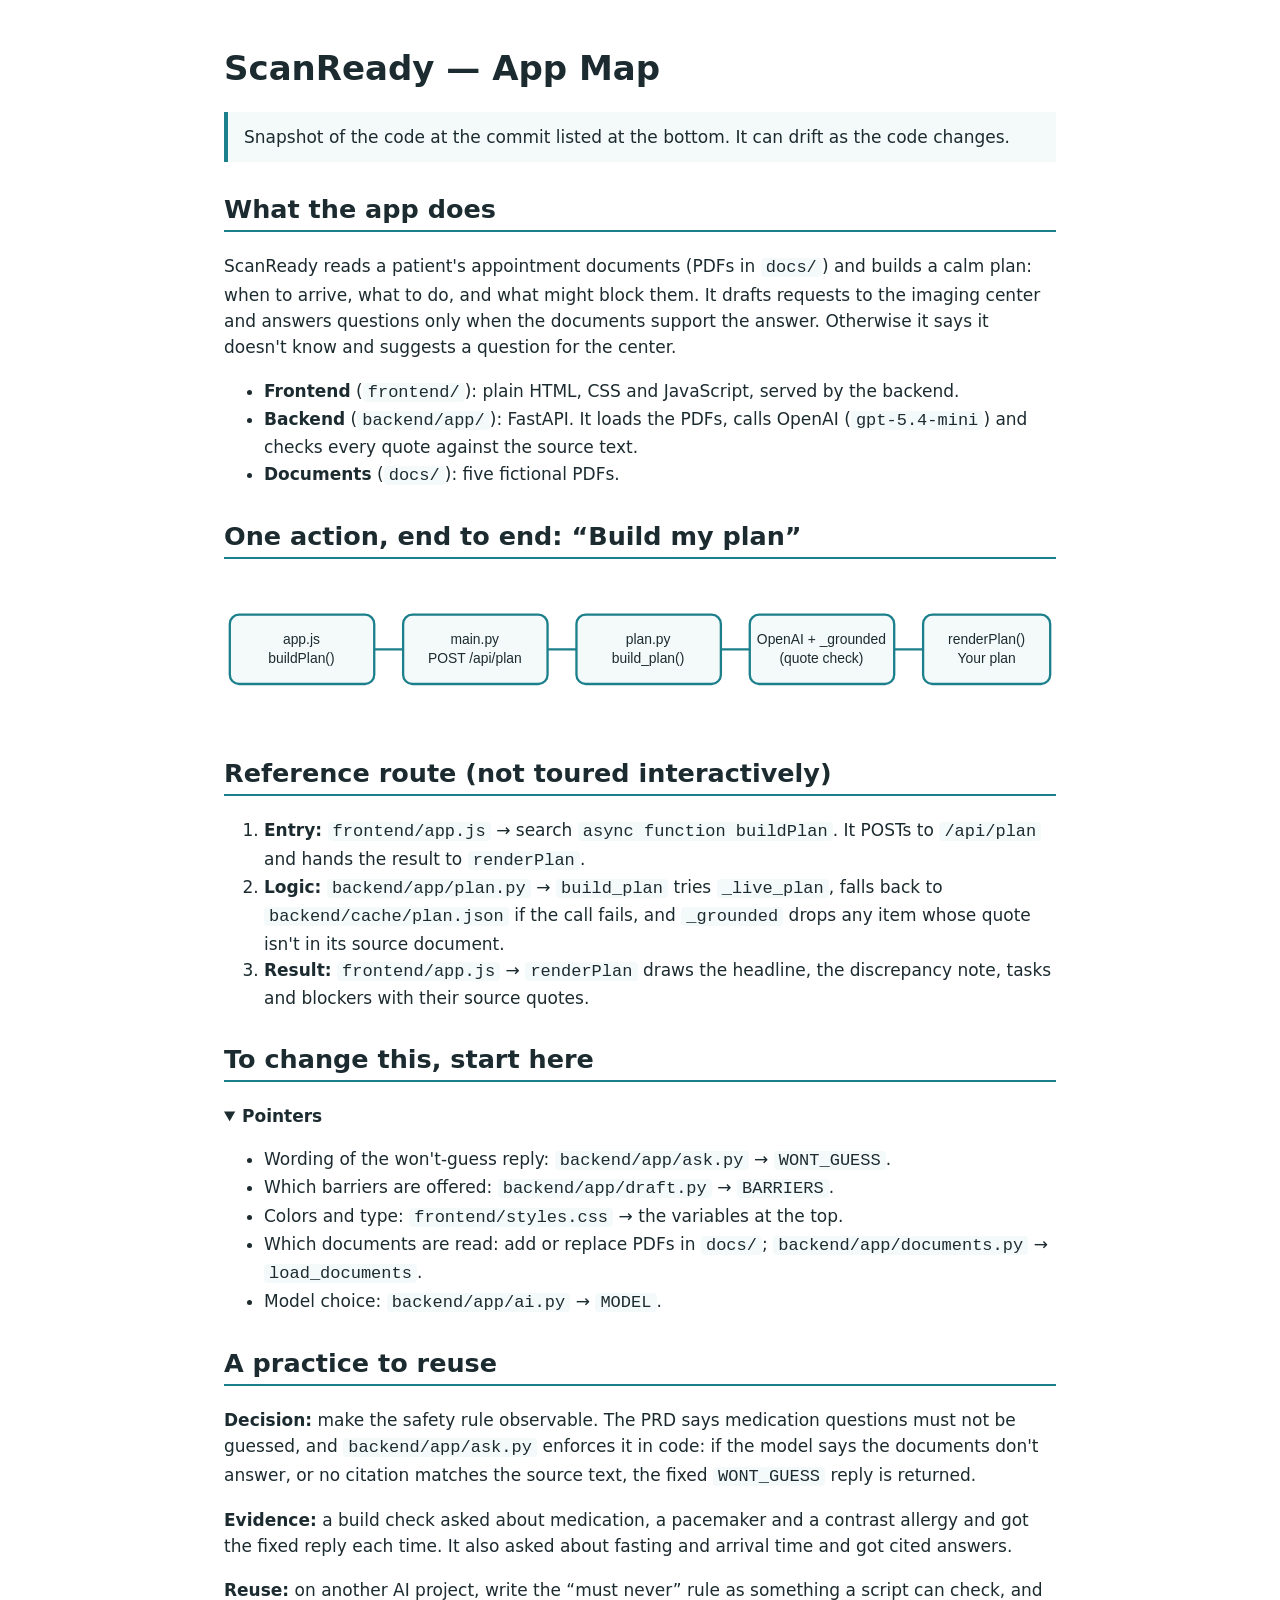
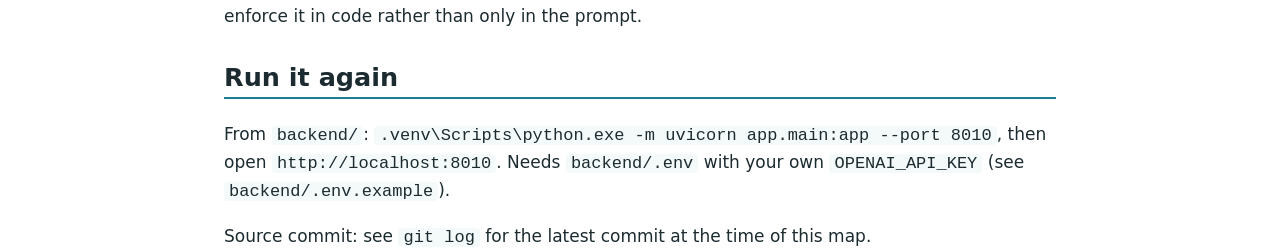
<file: devpost/app-map.html>
<!doctype html>
<html lang="en">
<head>
<meta charset="utf-8">
<meta name="viewport" content="width=device-width, initial-scale=1">
<title>ScanReady — App Map</title>
<style>
  body { font: 17px/1.55 "Segoe UI", system-ui, sans-serif; color: #1c2b30; max-width: 52rem; margin: 0 auto; padding: 1.5rem; background: #fff; }
  h1, h2 { line-height: 1.25; }
  h2 { margin-top: 2rem; border-bottom: 2px solid #1b7f8c; padding-bottom: .25rem; }
  code { background: #f4f9fa; padding: 0 .3em; border-radius: 4px; }
  summary { cursor: pointer; font-weight: 600; }
  summary:focus-visible { outline: 3px solid #1b7f8c; outline-offset: 2px; }
  .note { background: #f4f9fa; border-left: 4px solid #1b7f8c; padding: .75rem 1rem; }
  svg { max-width: 100%; height: auto; }
</style>
</head>
<body>
<h1>ScanReady — App Map</h1>
<p class="note">Snapshot of the code at the commit listed at the bottom. It can drift as the code changes.</p>

<h2>What the app does</h2>
<p>ScanReady reads a patient's appointment documents (PDFs in <code>docs/</code>) and builds a calm plan: when to arrive, what to do, and what might block them. It drafts requests to the imaging center and answers questions only when the documents support the answer. Otherwise it says it doesn't know and suggests a question for the center.</p>
<ul>
  <li><strong>Frontend</strong> (<code>frontend/</code>): plain HTML, CSS and JavaScript, served by the backend.</li>
  <li><strong>Backend</strong> (<code>backend/app/</code>): FastAPI. It loads the PDFs, calls OpenAI (<code>gpt-5.4-mini</code>) and checks every quote against the source text.</li>
  <li><strong>Documents</strong> (<code>docs/</code>): five fictional PDFs.</li>
</ul>

<h2>One action, end to end: “Build my plan”</h2>
<svg viewBox="0 0 720 120" role="img" aria-label="Build my plan flows from button to API route to plan builder to the AI model and grounding filter, then back to the Your plan screen">
  <g font-family="Segoe UI, sans-serif" font-size="13" fill="#1c2b30" stroke="#1b7f8c" stroke-width="2">
    <rect x="5" y="30" width="125" height="60" rx="8" fill="#f4f9fa"/>
    <rect x="155" y="30" width="125" height="60" rx="8" fill="#f4f9fa"/>
    <rect x="305" y="30" width="125" height="60" rx="8" fill="#f4f9fa"/>
    <rect x="455" y="30" width="125" height="60" rx="8" fill="#f4f9fa"/>
    <rect x="605" y="30" width="110" height="60" rx="8" fill="#f4f9fa"/>
    <path d="M130 60h25M280 60h25M430 60h25M580 60h25" fill="none"/>
  </g>
  <g font-family="Segoe UI, sans-serif" font-size="12" fill="#1c2b30" text-anchor="middle">
    <text x="67" y="55">app.js</text><text x="67" y="72">buildPlan()</text>
    <text x="217" y="55">main.py</text><text x="217" y="72">POST /api/plan</text>
    <text x="367" y="55">plan.py</text><text x="367" y="72">build_plan()</text>
    <text x="517" y="55">OpenAI + _grounded</text><text x="517" y="72">(quote check)</text>
    <text x="660" y="55">renderPlan()</text><text x="660" y="72">Your plan</text>
  </g>
</svg>

<h2>Reference route (not toured interactively)</h2>
<ol>
  <li><strong>Entry:</strong> <code>frontend/app.js</code> → search <code>async function buildPlan</code>. It POSTs to <code>/api/plan</code> and hands the result to <code>renderPlan</code>.</li>
  <li><strong>Logic:</strong> <code>backend/app/plan.py</code> → <code>build_plan</code> tries <code>_live_plan</code>, falls back to <code>backend/cache/plan.json</code> if the call fails, and <code>_grounded</code> drops any item whose quote isn't in its source document.</li>
  <li><strong>Result:</strong> <code>frontend/app.js</code> → <code>renderPlan</code> draws the headline, the discrepancy note, tasks and blockers with their source quotes.</li>
</ol>

<h2>To change this, start here</h2>
<details open>
<summary>Pointers</summary>
<ul>
  <li>Wording of the won't-guess reply: <code>backend/app/ask.py</code> → <code>WONT_GUESS</code>.</li>
  <li>Which barriers are offered: <code>backend/app/draft.py</code> → <code>BARRIERS</code>.</li>
  <li>Colors and type: <code>frontend/styles.css</code> → the variables at the top.</li>
  <li>Which documents are read: add or replace PDFs in <code>docs/</code>; <code>backend/app/documents.py</code> → <code>load_documents</code>.</li>
  <li>Model choice: <code>backend/app/ai.py</code> → <code>MODEL</code>.</li>
</ul>
</details>

<h2>A practice to reuse</h2>
<p><strong>Decision:</strong> make the safety rule observable. The PRD says medication questions must not be guessed, and <code>backend/app/ask.py</code> enforces it in code: if the model says the documents don't answer, or no citation matches the source text, the fixed <code>WONT_GUESS</code> reply is returned.</p>
<p><strong>Evidence:</strong> a build check asked about medication, a pacemaker and a contrast allergy and got the fixed reply each time. It also asked about fasting and arrival time and got cited answers.</p>
<p><strong>Reuse:</strong> on another AI project, write the “must never” rule as something a script can check, and enforce it in code rather than only in the prompt.</p>

<h2>Run it again</h2>
<p>From <code>backend/</code>: <code>.venv\Scripts\python.exe -m uvicorn app.main:app --port 8010</code>, then open <code>http://localhost:8010</code>. Needs <code>backend/.env</code> with your own <code>OPENAI_API_KEY</code> (see <code>backend/.env.example</code>).</p>
<p>Source commit: see <code>git log</code> for the latest commit at the time of this map.</p>
</body>
</html>
</file>
